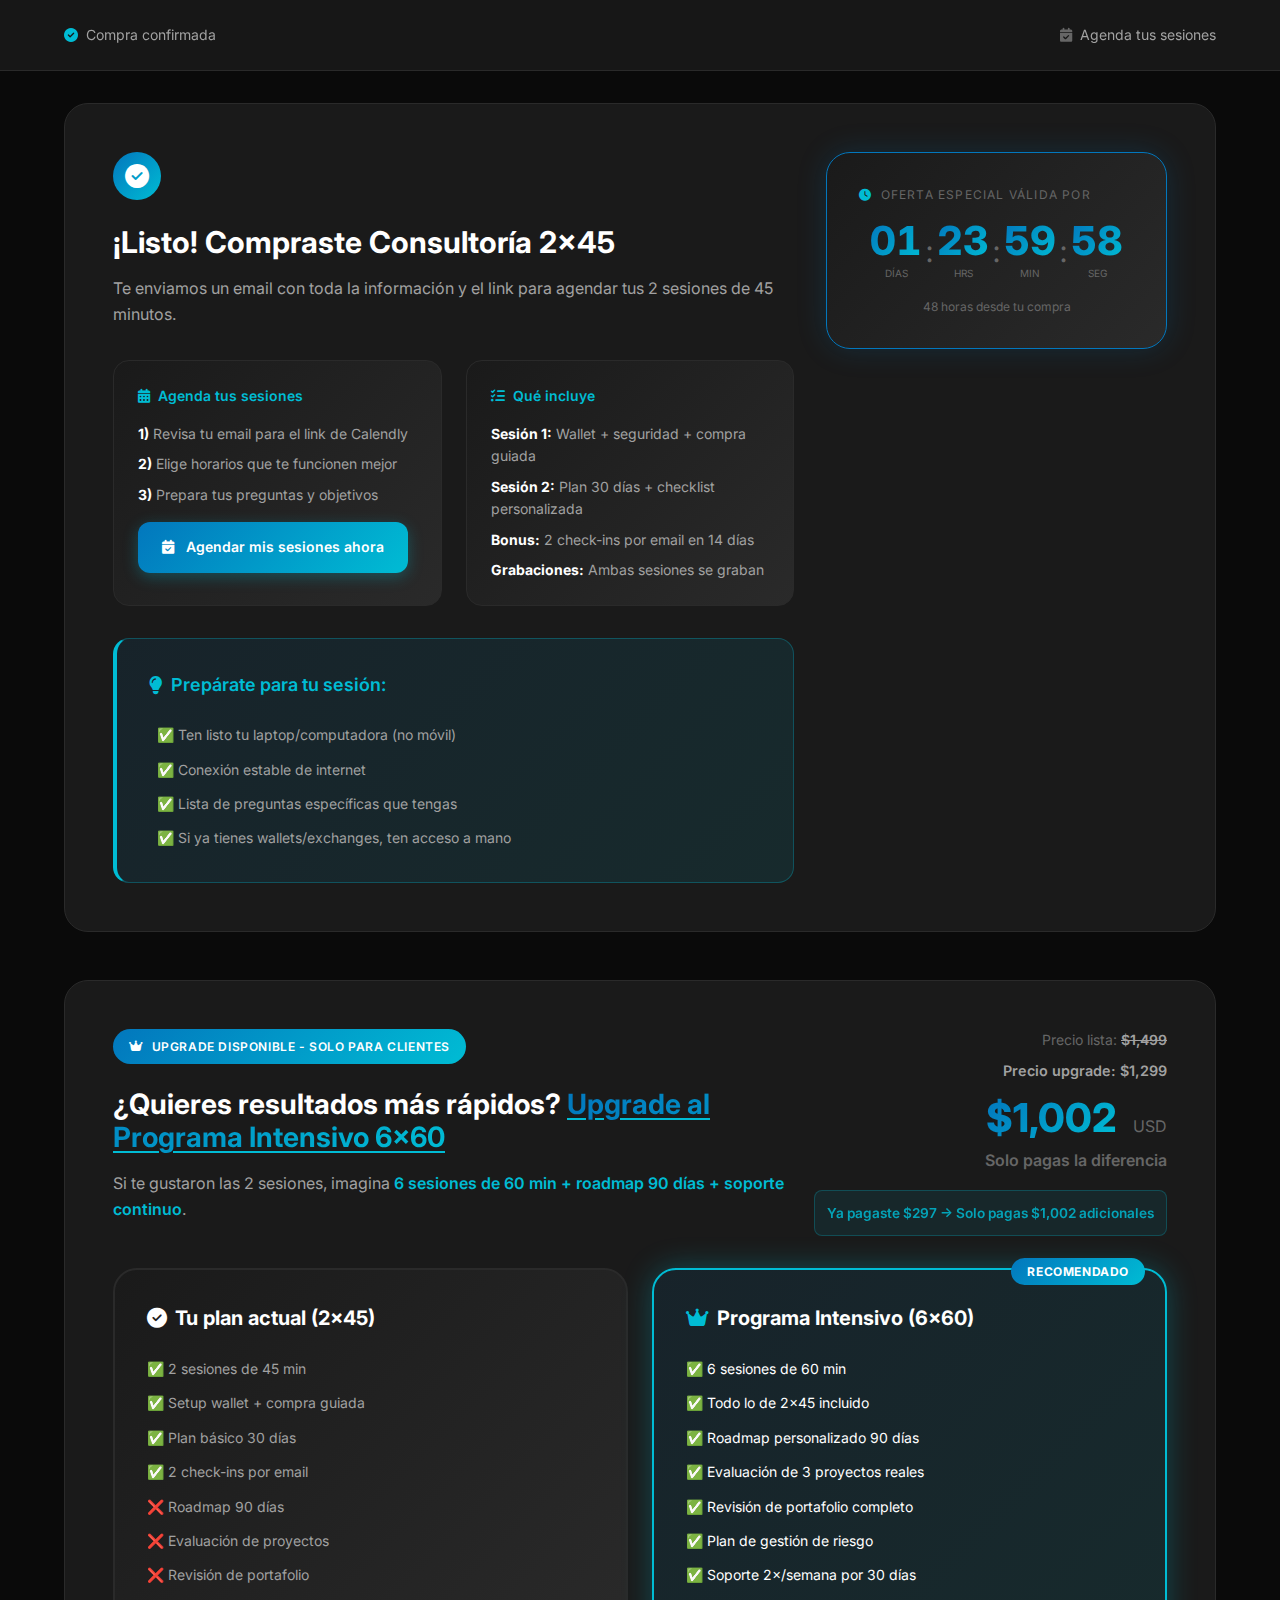
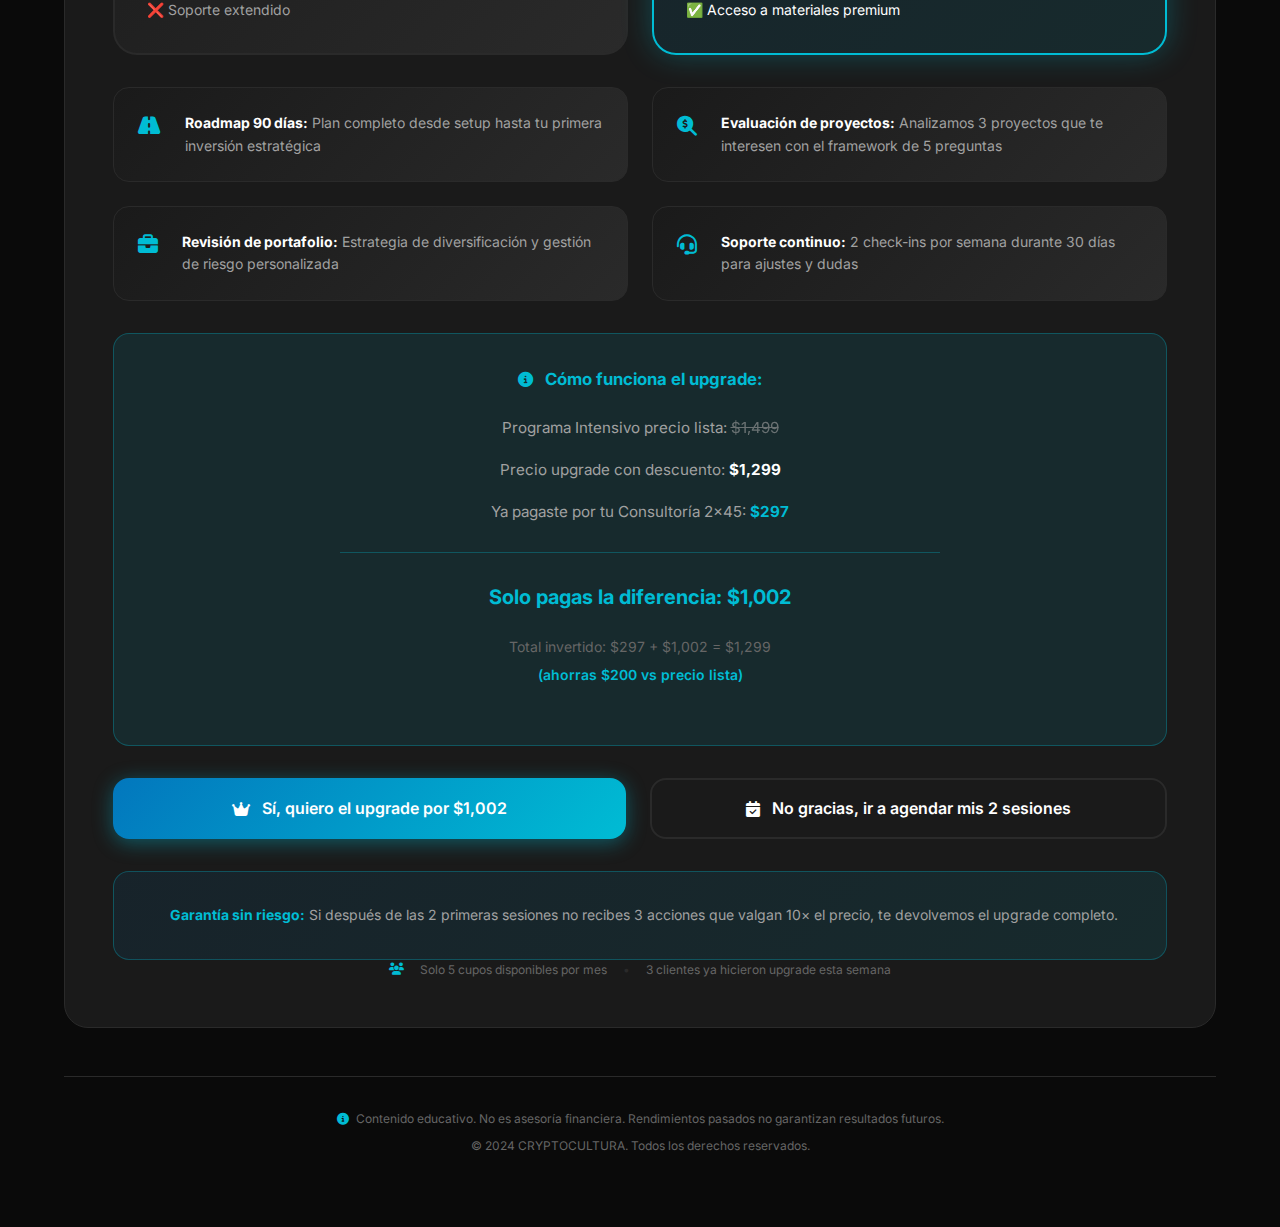
<file: gracias-consultoria.html>
<!DOCTYPE html>
<html lang="es">
<head>
    <meta charset="UTF-8">
    <meta name="viewport" content="width=device-width, initial-scale=1.0">
    <title>¡Gracias por tu compra! Consultoría 2×45 - CRYPTOCULTURA</title>
    <meta name="description" content="Confirmación de compra Consultoría 2×45. Agenda tus sesiones y descubre el Programa Intensivo.">
    <link rel="stylesheet" href="gracias-ebook.css">
    <link rel="stylesheet" href="gracias-consultoria.css">
    <link rel="stylesheet" href="https://cdnjs.cloudflare.com/ajax/libs/font-awesome/6.4.0/css/all.min.css">
    <link href="https://fonts.googleapis.com/css2?family=Inter:wght@300;400;500;600;700;800&display=swap" rel="stylesheet">
</head>
<body>
    <!-- Header -->
    <header class="header">
        <div class="container-header">
            <div class="header-left">
                <i class="fas fa-check-circle"></i>
                <span>Compra confirmada</span>
            </div>
            <div class="header-right">
                <i class="fas fa-calendar-check"></i>
                <span>Agenda tus sesiones</span>
            </div>
        </div>
    </header>

    <main class="main-container">
        <!-- Section 1: Confirmación + Próximos pasos -->
        <section class="thank-you-section">
            <div class="content-wrapper">
                <div class="content-left">
                    <div class="success-icon">
                        <i class="fas fa-check-circle"></i>
                    </div>
                    <h1 class="main-title">¡Listo! Compraste Consultoría 2×45</h1>
                    <p class="subtitle">Te enviamos un email con toda la información y el link para agendar tus 2 sesiones de 45 minutos.</p>

                    <div class="info-grid">
                        <div class="info-card">
                            <div class="info-card-title">
                                <i class="fas fa-calendar-alt"></i>
                                Agenda tus sesiones
                            </div>
                            <ul class="info-list">
                                <li><strong>1)</strong> Revisa tu email para el link de Calendly</li>
                                <li><strong>2)</strong> Elige horarios que te funcionen mejor</li>
                                <li><strong>3)</strong> Prepara tus preguntas y objetivos</li>
                            </ul>
                            <a href="https://calendly.com/mtzstrategies/consultoria-2x45-sesion-cryptocultura" class="btn-calendly" target="_blank">
                                <i class="fas fa-calendar-check"></i>
                                Agendar mis sesiones ahora
                            </a>
                        </div>

                        <div class="info-card">
                            <div class="info-card-title">
                                <i class="fas fa-list-check"></i>
                                Qué incluye
                            </div>
                            <ul class="info-list">
                                <li><strong>Sesión 1:</strong> Wallet + seguridad + compra guiada</li>
                                <li><strong>Sesión 2:</strong> Plan 30 días + checklist personalizada</li>
                                <li><strong>Bonus:</strong> 2 check-ins por email en 14 días</li>
                                <li><strong>Grabaciones:</strong> Ambas sesiones se graban</li>
                            </ul>
                        </div>
                    </div>

                    <div class="preparation-box">
                        <h3><i class="fas fa-lightbulb"></i> Prepárate para tu sesión:</h3>
                        <ul>
                            <li>✅ Ten listo tu laptop/computadora (no móvil)</li>
                            <li>✅ Conexión estable de internet</li>
                            <li>✅ Lista de preguntas específicas que tengas</li>
                            <li>✅ Si ya tienes wallets/exchanges, ten acceso a mano</li>
                        </ul>
                    </div>
                </div>

                <!-- Timer 48h -->
                <div class="content-right">
                    <div class="timer-card">
                        <div class="timer-label">
                            <i class="fas fa-clock"></i>
                            Oferta especial válida por
                        </div>
                        <div class="timer-display" id="timer">
                            <div class="timer-unit">
                                <span class="timer-number" id="days">00</span>
                                <span class="timer-text">días</span>
                            </div>
                            <span class="timer-separator">:</span>
                            <div class="timer-unit">
                                <span class="timer-number" id="hours">00</span>
                                <span class="timer-text">hrs</span>
                            </div>
                            <span class="timer-separator">:</span>
                            <div class="timer-unit">
                                <span class="timer-number" id="minutes">00</span>
                                <span class="timer-text">min</span>
                            </div>
                            <span class="timer-separator">:</span>
                            <div class="timer-unit">
                                <span class="timer-number" id="seconds">00</span>
                                <span class="timer-text">seg</span>
                            </div>
                        </div>
                        <p class="timer-note">48 horas desde tu compra</p>
                    </div>
                </div>
            </div>
        </section>

        <!-- Section 2: Upsell Programa Intensivo -->
        <section class="upsell-section">
            <div class="upsell-card">
                <div class="upsell-header">
                    <div class="upsell-header-left">
                        <div class="upsell-badge">
                            <i class="fas fa-crown"></i>
                            Upgrade disponible - Solo para clientes
                        </div>
                        <h2 class="upsell-title">¿Quieres resultados más rápidos? <span class="highlight">Upgrade al Programa Intensivo 6×60</span></h2>
                        <p class="upsell-subtitle">Si te gustaron las 2 sesiones, imagina <strong>6 sesiones de 60 min + roadmap 90 días + soporte continuo</strong>.</p>
                    </div>
                    <div class="upsell-header-right">
                        <div class="price-strike" style="margin-bottom: 0.5rem;">Precio lista: <span>$1,499</span></div>
                        <div class="price-strike" style="margin-bottom: 1rem; text-decoration: none;">
                            <span style="text-decoration: none; color: var(--text-secondary); font-size: 0.9rem;">Precio upgrade: $1,299</span>
                        </div>
                        <div class="price-display" style="margin-bottom: 0.5rem;">
                            <span class="price-amount">$1,002</span>
                            <span class="price-currency">USD</span>
                        </div>
                        <div class="price-subtitle" style="margin-bottom: 1rem; font-size: 1rem; font-weight: 600;">Solo pagas la diferencia</div>
                        <div class="price-credit" style="font-size: 0.85rem; line-height: 1.5; opacity: 0.85;">
                            Ya pagaste $297 → Solo pagas $1,002 adicionales
                        </div>
                    </div>
                </div>

                <!-- Comparación -->
                <div class="comparison-grid">
                    <div class="comparison-column">
                        <h3 class="comparison-title">
                            <i class="fas fa-check-circle"></i>
                            Tu plan actual (2×45)
                        </h3>
                        <ul class="comparison-list">
                            <li>✅ 2 sesiones de 45 min</li>
                            <li>✅ Setup wallet + compra guiada</li>
                            <li>✅ Plan básico 30 días</li>
                            <li>✅ 2 check-ins por email</li>
                            <li>❌ Roadmap 90 días</li>
                            <li>❌ Evaluación de proyectos</li>
                            <li>❌ Revisión de portafolio</li>
                            <li>❌ Soporte extendido</li>
                        </ul>
                    </div>

                    <div class="comparison-column comparison-featured">
                        <div class="comparison-badge">Recomendado</div>
                        <h3 class="comparison-title">
                            <i class="fas fa-crown"></i>
                            Programa Intensivo (6×60)
                        </h3>
                        <ul class="comparison-list">
                            <li>✅ 6 sesiones de 60 min</li>
                            <li>✅ Todo lo de 2×45 incluido</li>
                            <li>✅ Roadmap personalizado 90 días</li>
                            <li>✅ Evaluación de 3 proyectos reales</li>
                            <li>✅ Revisión de portafolio completo</li>
                            <li>✅ Plan de gestión de riesgo</li>
                            <li>✅ Soporte 2×/semana por 30 días</li>
                            <li>✅ Acceso a materiales premium</li>
                        </ul>
                    </div>
                </div>

                <!-- Benefits adicionales -->
                <div class="benefits-grid">
                    <div class="benefit-item">
                        <i class="fas fa-road"></i>
                        <div class="benefit-content">
                            <strong>Roadmap 90 días:</strong> Plan completo desde setup hasta tu primera inversión estratégica
                        </div>
                    </div>
                    <div class="benefit-item">
                        <i class="fas fa-search-dollar"></i>
                        <div class="benefit-content">
                            <strong>Evaluación de proyectos:</strong> Analizamos 3 proyectos que te interesen con el framework de 5 preguntas
                        </div>
                    </div>
                    <div class="benefit-item">
                        <i class="fas fa-briefcase"></i>
                        <div class="benefit-content">
                            <strong>Revisión de portafolio:</strong> Estrategia de diversificación y gestión de riesgo personalizada
                        </div>
                    </div>
                    <div class="benefit-item">
                        <i class="fas fa-headset"></i>
                        <div class="benefit-content">
                            <strong>Soporte continuo:</strong> 2 check-ins por semana durante 30 días para ajustes y dudas
                        </div>
                    </div>
                </div>

                <!-- Nota explicativa del precio -->
                <div style="background: rgba(0, 188, 212, 0.1); border: 1px solid rgba(0, 188, 212, 0.3); border-radius: 1rem; padding: 2rem; margin: 2rem 0 2rem 0; text-align: center;">
                    <div style="font-size: 0.95rem; color: var(--text-secondary); margin-bottom: 1.25rem;">
                        <i class="fas fa-info-circle" style="color: var(--cyan); margin-right: 0.5rem;"></i>
                        <strong style="color: var(--cyan); font-size: 1.05rem;">Cómo funciona el upgrade:</strong>
                    </div>
                    <div style="font-size: 0.95rem; color: var(--text-secondary); line-height: 2; max-width: 600px; margin: 0 auto;">
                        <div style="margin-bottom: 0.75rem;">Programa Intensivo precio lista: <del style="opacity: 0.6;">$1,499</del></div>
                        <div style="margin-bottom: 0.75rem;">Precio upgrade con descuento: <strong style="color: var(--text-primary);">$1,299</strong></div>
                        <div style="margin-bottom: 1rem;">Ya pagaste por tu Consultoría 2×45: <strong style="color: var(--cyan);">$297</strong></div>
                        <div style="border-top: 1px solid rgba(0, 188, 212, 0.3); margin: 1.5rem 0; padding-top: 1.5rem;">
                            <strong style="font-size: 1.25rem; color: var(--cyan); display: block; margin-bottom: 1rem;">Solo pagas la diferencia: $1,002</strong>
                            <span style="font-size: 0.875rem; color: var(--text-muted); display: block;">
                                Total invertido: $297 + $1,002 = $1,299<br>
                                <span style="color: var(--cyan); font-weight: 600;">(ahorras $200 vs precio lista)</span>
                            </span>
                        </div>
                    </div>
                </div>

                <!-- CTAs -->
                <div class="cta-buttons">
                    <a href="https://buy.stripe.com/28EcN63s3guNcQUdYPdfG04" target="_blank" class="btn-primary">
                        <i class="fas fa-crown"></i>
                        <span>Sí, quiero el upgrade por $1,002</span>
                    </a>
                    <a href="https://calendly.com/mtzstrategies/consultoria-2x45-sesion-cryptocultura" class="btn-secondary">
                        <i class="fas fa-calendar-check"></i>
                        <span>No gracias, ir a agendar mis 2 sesiones</span>
                    </a>
                </div>

                <!-- Garantía -->
                <div class="guarantee-box">
                    <i class="fas fa-shield-check"></i>
                    <div>
                        <strong>Garantía sin riesgo:</strong> Si después de las 2 primeras sesiones no recibes 3 acciones que valgan 10× el precio, te devolvemos el upgrade completo.
                    </div>
                </div>

                <!-- Social Proof -->
                <div class="social-proof">
                    <i class="fas fa-users"></i>
                    <span>Solo 5 cupos disponibles por mes</span>
                    <span class="separator">•</span>
                    <span>3 clientes ya hicieron upgrade esta semana</span>
                </div>
            </div>
        </section>

        <!-- Legal Footer -->
        <footer class="legal-footer">
            <p><i class="fas fa-info-circle"></i> Contenido educativo. No es asesoría financiera. Rendimientos pasados no garantizan resultados futuros.</p>
            <p>&copy; 2024 CRYPTOCULTURA. Todos los derechos reservados.</p>
        </footer>
    </main>

    <script>
        // Timer 48 horas
        (function() {
            const urlParams = new URLSearchParams(window.location.search);
            let deadline;

            const deadlineParam = urlParams.get('deadline');
            if (deadlineParam) {
                const parsedDate = new Date(deadlineParam);
                if (!isNaN(parsedDate.getTime())) {
                    deadline = parsedDate.getTime();
                } else {
                    deadline = Date.now() + (48 * 60 * 60 * 1000);
                }
            } else {
                deadline = Date.now() + (48 * 60 * 60 * 1000);
            }

            const storedDeadline = localStorage.getItem('consultoriaDeadline');
            if (storedDeadline) {
                deadline = parseInt(storedDeadline, 10);
            } else {
                localStorage.setItem('consultoriaDeadline', deadline.toString());
            }

            function updateTimer() {
                const now = Date.now();
                const remaining = Math.max(0, deadline - now);

                const days = Math.floor(remaining / (1000 * 60 * 60 * 24));
                const hours = Math.floor((remaining / (1000 * 60 * 60)) % 24);
                const minutes = Math.floor((remaining / (1000 * 60)) % 60);
                const seconds = Math.floor((remaining / 1000) % 60);

                document.getElementById('days').textContent = String(days).padStart(2, '0');
                document.getElementById('hours').textContent = String(hours).padStart(2, '0');
                document.getElementById('minutes').textContent = String(minutes).padStart(2, '0');
                document.getElementById('seconds').textContent = String(seconds).padStart(2, '0');
            }

            updateTimer();
            setInterval(updateTimer, 1000);
        })();

        // Tracking
        if (typeof gtag !== 'undefined') {
            gtag('event', 'purchase', {
                transaction_id: new URLSearchParams(window.location.search).get('cid'),
                value: 297,
                currency: 'USD',
                items: [{
                    item_id: 'consultoria_2x45',
                    item_name: 'Consultoría 2×45',
                    price: 297,
                    quantity: 1
                }]
            });
        }

        if (typeof fbq !== 'undefined') {
            fbq('track', 'Purchase', {
                value: 297,
                currency: 'USD',
                content_name: 'Consultoría 2×45',
                content_category: 'Consulting'
            });
        }
    </script>
    
    <!-- Email Automation Script -->
    <script>
    (function() {
        const APPS_SCRIPT_URL = 'https://script.google.com/macros/s/AKfycbyrtAwLecXv5Z3mkr5LQ4kdG6EHKK6TqxGSFCLPnvMPhKTUNpkzEPZE-oQlLTA-WfnbrQ/exec';
        
        const urlParams = new URLSearchParams(window.location.search);
        const checkoutSessionId = urlParams.get('cid');
        const variant = urlParams.get('variant');
        
        if (checkoutSessionId && !sessionStorage.getItem('email_sent_' + checkoutSessionId)) {
            sessionStorage.setItem('email_sent_' + checkoutSessionId, 'true');
            
            // Detectar si es $297 o $247
            let product = 'Consultoría $297';
            let paymentLink = 'https://buy.stripe.com/9B69AU2nZ2DX0483kbdfG01';
            
            if (variant === 'credit50') {
                product = 'Consultoría $247';
                paymentLink = 'https://buy.stripe.com/aFa7sM0fR1zT6sw07ZdfG03';
            }
            
            const formData = new FormData();
            formData.append('checkout_session_id', checkoutSessionId);
            formData.append('product', product);
            formData.append('payment_link', paymentLink);
            
            fetch(APPS_SCRIPT_URL, {
                method: 'POST',
                body: formData,
                mode: 'no-cors'
            }).then(() => {
                console.log('Email automation triggered');
            }).catch(err => {
                console.log('Email sent (no-cors mode)');
            });
        }
    })();
    </script>
</body>
</html>
</file>
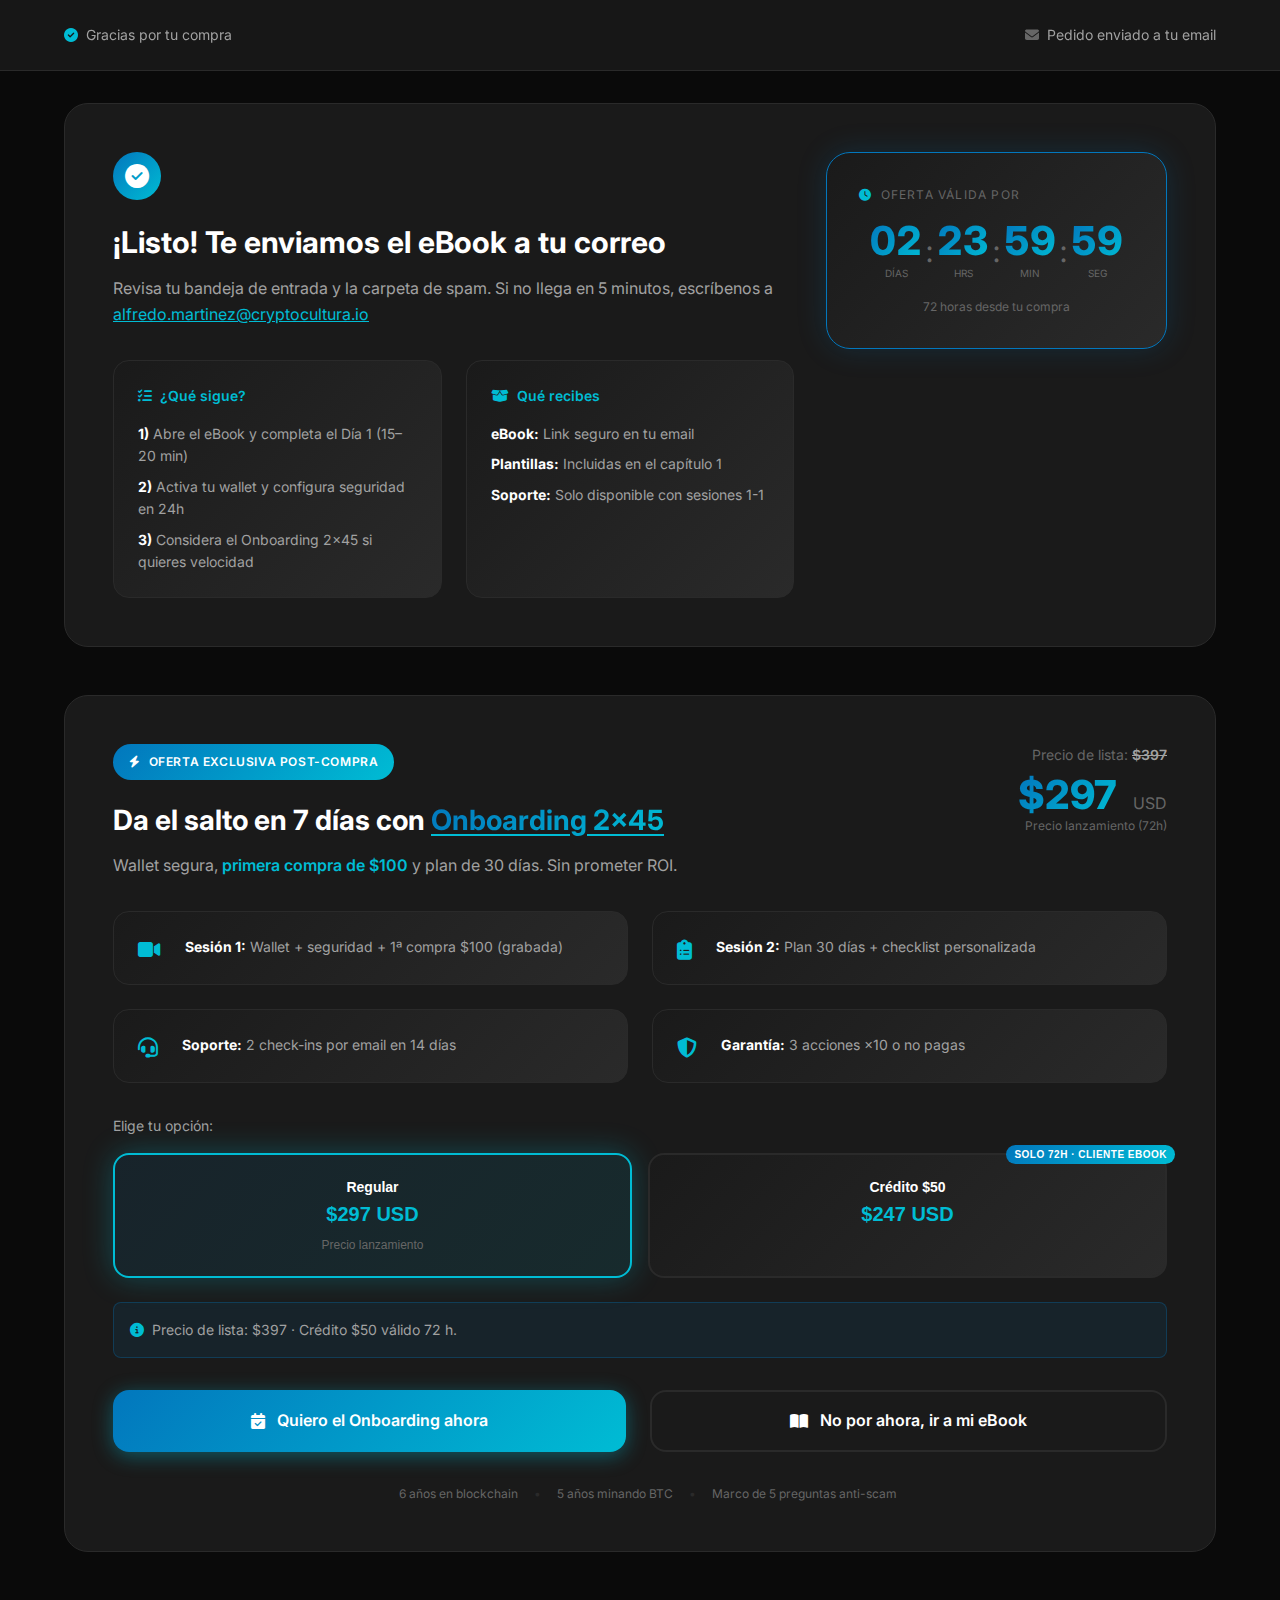
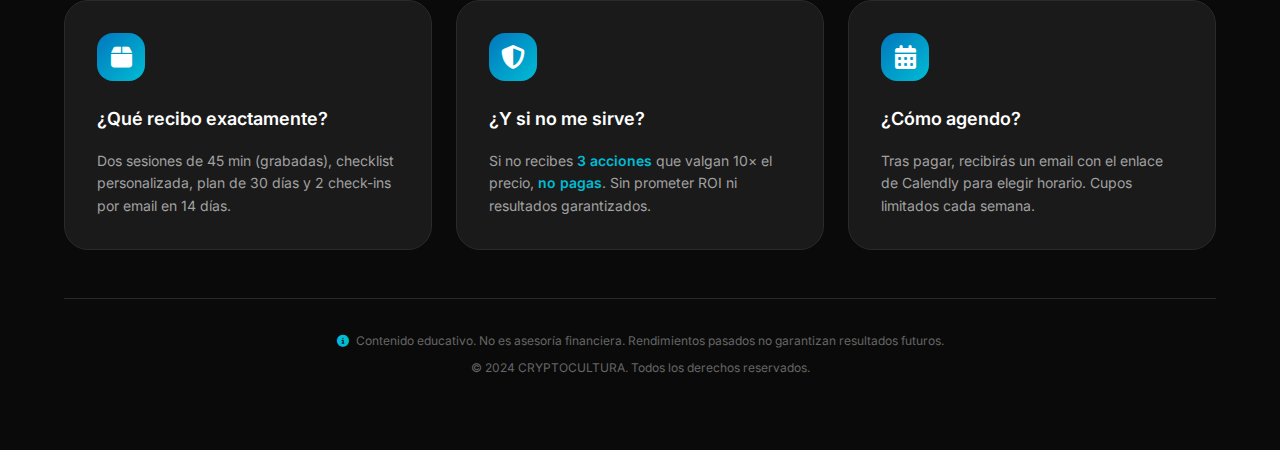
<file: gracias-ebook.html>
<!DOCTYPE html>
<html lang="es">
<head>
    <meta charset="UTF-8">
    <meta name="viewport" content="width=device-width, initial-scale=1.0">
    <title>¡Gracias por tu compra! - CRYPTOCULTURA</title>
    <meta name="description" content="Tu eBook está en camino. Oferta especial: Onboarding 2×45 por tiempo limitado.">
    <link rel="stylesheet" href="gracias-ebook.css">
    <link rel="stylesheet" href="https://cdnjs.cloudflare.com/ajax/libs/font-awesome/6.4.0/css/all.min.css">
    <link href="https://fonts.googleapis.com/css2?family=Inter:wght@300;400;500;600;700;800&display=swap" rel="stylesheet">
</head>
<body>
    <!-- Header simple -->
    <header class="header">
        <div class="container-header">
            <div class="header-left">
                <i class="fas fa-check-circle"></i>
                <span>Gracias por tu compra</span>
            </div>
            <div class="header-right">
                <i class="fas fa-envelope"></i>
                <span>Pedido enviado a tu email</span>
            </div>
        </div>
    </header>

    <main class="main-container">
        <!-- Section 1: Thank you + Entrega -->
        <section class="thank-you-section">
            <div class="content-wrapper">
                <div class="content-left">
                    <div class="success-icon">
                        <i class="fas fa-check-circle"></i>
                    </div>
                    <h1 class="main-title">¡Listo! Te enviamos el eBook a tu correo</h1>
                    <p class="subtitle">Revisa tu bandeja de entrada y la carpeta de spam. Si no llega en 5 minutos, escríbenos a <a href="mailto:alfredo.martinez@cryptocultura.io">alfredo.martinez@cryptocultura.io</a></p>

                    <div class="info-grid">
                        <div class="info-card">
                            <div class="info-card-title">
                                <i class="fas fa-list-check"></i>
                                ¿Qué sigue?
                            </div>
                            <ul class="info-list">
                                <li><strong>1)</strong> Abre el eBook y completa el Día 1 (15–20 min)</li>
                                <li><strong>2)</strong> Activa tu wallet y configura seguridad en 24h</li>
                                <li><strong>3)</strong> Considera el Onboarding 2×45 si quieres velocidad</li>
                            </ul>
                        </div>

                        <div class="info-card">
                            <div class="info-card-title">
                                <i class="fas fa-box-open"></i>
                                Qué recibes
                            </div>
                            <ul class="info-list">
                                <li><strong>eBook:</strong> Link seguro en tu email</li>
                                <li><strong>Plantillas:</strong> Incluidas en el capítulo 1</li>
                                <li><strong>Soporte:</strong> Solo disponible con sesiones 1-1</li>
                            </ul>
                        </div>
                    </div>
                </div>

                <!-- Timer -->
                <div class="content-right">
                    <div class="timer-card">
                        <div class="timer-label">
                            <i class="fas fa-clock"></i>
                            Oferta válida por
                        </div>
                        <div class="timer-display" id="timer">
                            <div class="timer-unit">
                                <span class="timer-number" id="days">00</span>
                                <span class="timer-text">días</span>
                            </div>
                            <span class="timer-separator">:</span>
                            <div class="timer-unit">
                                <span class="timer-number" id="hours">00</span>
                                <span class="timer-text">hrs</span>
                            </div>
                            <span class="timer-separator">:</span>
                            <div class="timer-unit">
                                <span class="timer-number" id="minutes">00</span>
                                <span class="timer-text">min</span>
                            </div>
                            <span class="timer-separator">:</span>
                            <div class="timer-unit">
                                <span class="timer-number" id="seconds">00</span>
                                <span class="timer-text">seg</span>
                            </div>
                        </div>
                        <p class="timer-note">72 horas desde tu compra</p>
                    </div>
                </div>
            </div>
        </section>

        <!-- Section 2: Upsell Onboarding -->
        <section class="upsell-section">
            <div class="upsell-card">
                <div class="upsell-header">
                    <div class="upsell-header-left">
                        <div class="upsell-badge">
                            <i class="fas fa-bolt"></i>
                            Oferta exclusiva post-compra
                        </div>
                        <h2 class="upsell-title">Da el salto en 7 días con <span class="highlight">Onboarding 2×45</span></h2>
                        <p class="upsell-subtitle">Wallet segura, <strong>primera compra de $100</strong> y plan de 30 días. Sin prometer ROI.</p>
                    </div>
                    <div class="upsell-header-right">
                        <div class="price-strike">Precio de lista: <span>$397</span></div>
                        <div class="price-display">
                            <span class="price-amount" id="priceAmount">$297</span>
                            <span class="price-currency">USD</span>
                        </div>
                        <div class="price-subtitle" id="priceSubtitle">Precio lanzamiento (72h)</div>
                    </div>
                </div>

                <!-- Benefits Grid -->
                <div class="benefits-grid">
                    <div class="benefit-item">
                        <i class="fas fa-video"></i>
                        <div class="benefit-content">
                            <strong>Sesión 1:</strong> Wallet + seguridad + 1ª compra $100 (grabada)
                        </div>
                    </div>
                    <div class="benefit-item">
                        <i class="fas fa-clipboard-list"></i>
                        <div class="benefit-content">
                            <strong>Sesión 2:</strong> Plan 30 días + checklist personalizada
                        </div>
                    </div>
                    <div class="benefit-item">
                        <i class="fas fa-headset"></i>
                        <div class="benefit-content">
                            <strong>Soporte:</strong> 2 check-ins por email en 14 días
                        </div>
                    </div>
                    <div class="benefit-item">
                        <i class="fas fa-shield-halved"></i>
                        <div class="benefit-content">
                            <strong>Garantía:</strong> 3 acciones ×10 o no pagas
                        </div>
                    </div>
                </div>

                <!-- Variant Selector - SOLO 2 OPCIONES -->
                <div class="variant-selector">
                    <span class="variant-label">Elige tu opción:</span>
                    <div class="variant-buttons variant-buttons-two">
                        <button class="variant-btn active" data-variant="regular" id="variantRegular">
                            <span class="variant-name">Regular</span>
                            <span class="variant-price">$297 USD</span>
                            <span class="variant-note">Precio lanzamiento</span>
                        </button>
                        <button class="variant-btn" data-variant="credit50" id="variantCredit">
                            <span class="variant-name">Crédito $50</span>
                            <span class="variant-price">$247 USD</span>
                            <span class="variant-badge">Solo 72h · Cliente eBook</span>
                        </button>
                    </div>
                    <p class="variant-anchor-note">
                        <i class="fas fa-info-circle"></i>
                        Precio de lista: $397 · Crédito $50 válido 72 h.
                    </p>
                </div>

                <!-- CTAs -->
                <div class="cta-buttons">
                    <a href="#" class="btn-primary" id="ctaAccept">
                        <i class="fas fa-calendar-check"></i>
                        <span id="ctaText">Quiero el Onboarding ahora</span>
                    </a>
                    <a href="https://heyzine.com/flip-book/93bf96befa.html" class="btn-secondary">
                        <i class="fas fa-book-open"></i>
                        <span>No por ahora, ir a mi eBook</span>
                    </a>
                </div>

                <!-- Social Proof -->
                <div class="social-proof">
                    <i class="fas fa-shield-check"></i>
                    <span>6 años en blockchain</span>
                    <span class="separator">•</span>
                    <span>5 años minando BTC</span>
                    <span class="separator">•</span>
                    <span>Marco de 5 preguntas anti-scam</span>
                </div>
            </div>
        </section>

        <!-- Section 3: FAQ Micro -->
        <section class="faq-section">
            <div class="faq-grid">
                <div class="faq-card">
                    <div class="faq-icon">
                        <i class="fas fa-box"></i>
                    </div>
                    <h3 class="faq-title">¿Qué recibo exactamente?</h3>
                    <p class="faq-answer">Dos sesiones de 45 min (grabadas), checklist personalizada, plan de 30 días y 2 check-ins por email en 14 días.</p>
                </div>

                <div class="faq-card">
                    <div class="faq-icon">
                        <i class="fas fa-shield-halved"></i>
                    </div>
                    <h3 class="faq-title">¿Y si no me sirve?</h3>
                    <p class="faq-answer">Si no recibes <strong>3 acciones</strong> que valgan 10× el precio, <strong>no pagas</strong>. Sin prometer ROI ni resultados garantizados.</p>
                </div>

                <div class="faq-card">
                    <div class="faq-icon">
                        <i class="fas fa-calendar-alt"></i>
                    </div>
                    <h3 class="faq-title">¿Cómo agendo?</h3>
                    <p class="faq-answer">Tras pagar, recibirás un email con el enlace de Calendly para elegir horario. Cupos limitados cada semana.</p>
                </div>
            </div>
        </section>

        <!-- Legal Footer -->
        <footer class="legal-footer">
            <p><i class="fas fa-info-circle"></i> Contenido educativo. No es asesoría financiera. Rendimientos pasados no garantizan resultados futuros.</p>
            <p>&copy; 2024 CRYPTOCULTURA. Todos los derechos reservados.</p>
        </footer>
    </main>

    <script src="gracias-ebook.js"></script>
    
    <!-- Email Automation Script -->
    <script>
    (function() {
        // URL del Apps Script
        const APPS_SCRIPT_URL = 'https://script.google.com/macros/s/AKfycbyrtAwLecXv5Z3mkr5LQ4kdG6EHKK6TqxGSFCLPnvMPhKTUNpkzEPZE-oQlLTA-WfnbrQ/exec';
        
        // Obtener parámetros de URL
        const urlParams = new URLSearchParams(window.location.search);
        const checkoutSessionId = urlParams.get('cid');
        
        // Solo ejecutar si hay checkout session ID (significa que acaba de comprar)
        if (checkoutSessionId && !sessionStorage.getItem('email_sent_' + checkoutSessionId)) {
            // Marcar como enviado para no duplicar
            sessionStorage.setItem('email_sent_' + checkoutSessionId, 'true');
            
            // Detectar producto por URL actual
            const currentPage = window.location.pathname;
            let product = 'eBook';
            
            if (currentPage.includes('gracias-ebook')) {
                product = 'eBook';
            }
            
            // Enviar datos a Apps Script
            const formData = new FormData();
            formData.append('checkout_session_id', checkoutSessionId);
            formData.append('product', product);
            formData.append('payment_link', 'https://buy.stripe.com/00wcN66Ef4M518c1c3dfG00');
            
            // Usar fetch con mode no-cors para evitar errores CORS
            fetch(APPS_SCRIPT_URL, {
                method: 'POST',
                body: formData,
                mode: 'no-cors'
            }).then(() => {
                console.log('Email automation triggered');
            }).catch(err => {
                console.log('Email sent (no-cors mode)');
            });
        }
    })();
    </script>
</body>
</html>
</file>
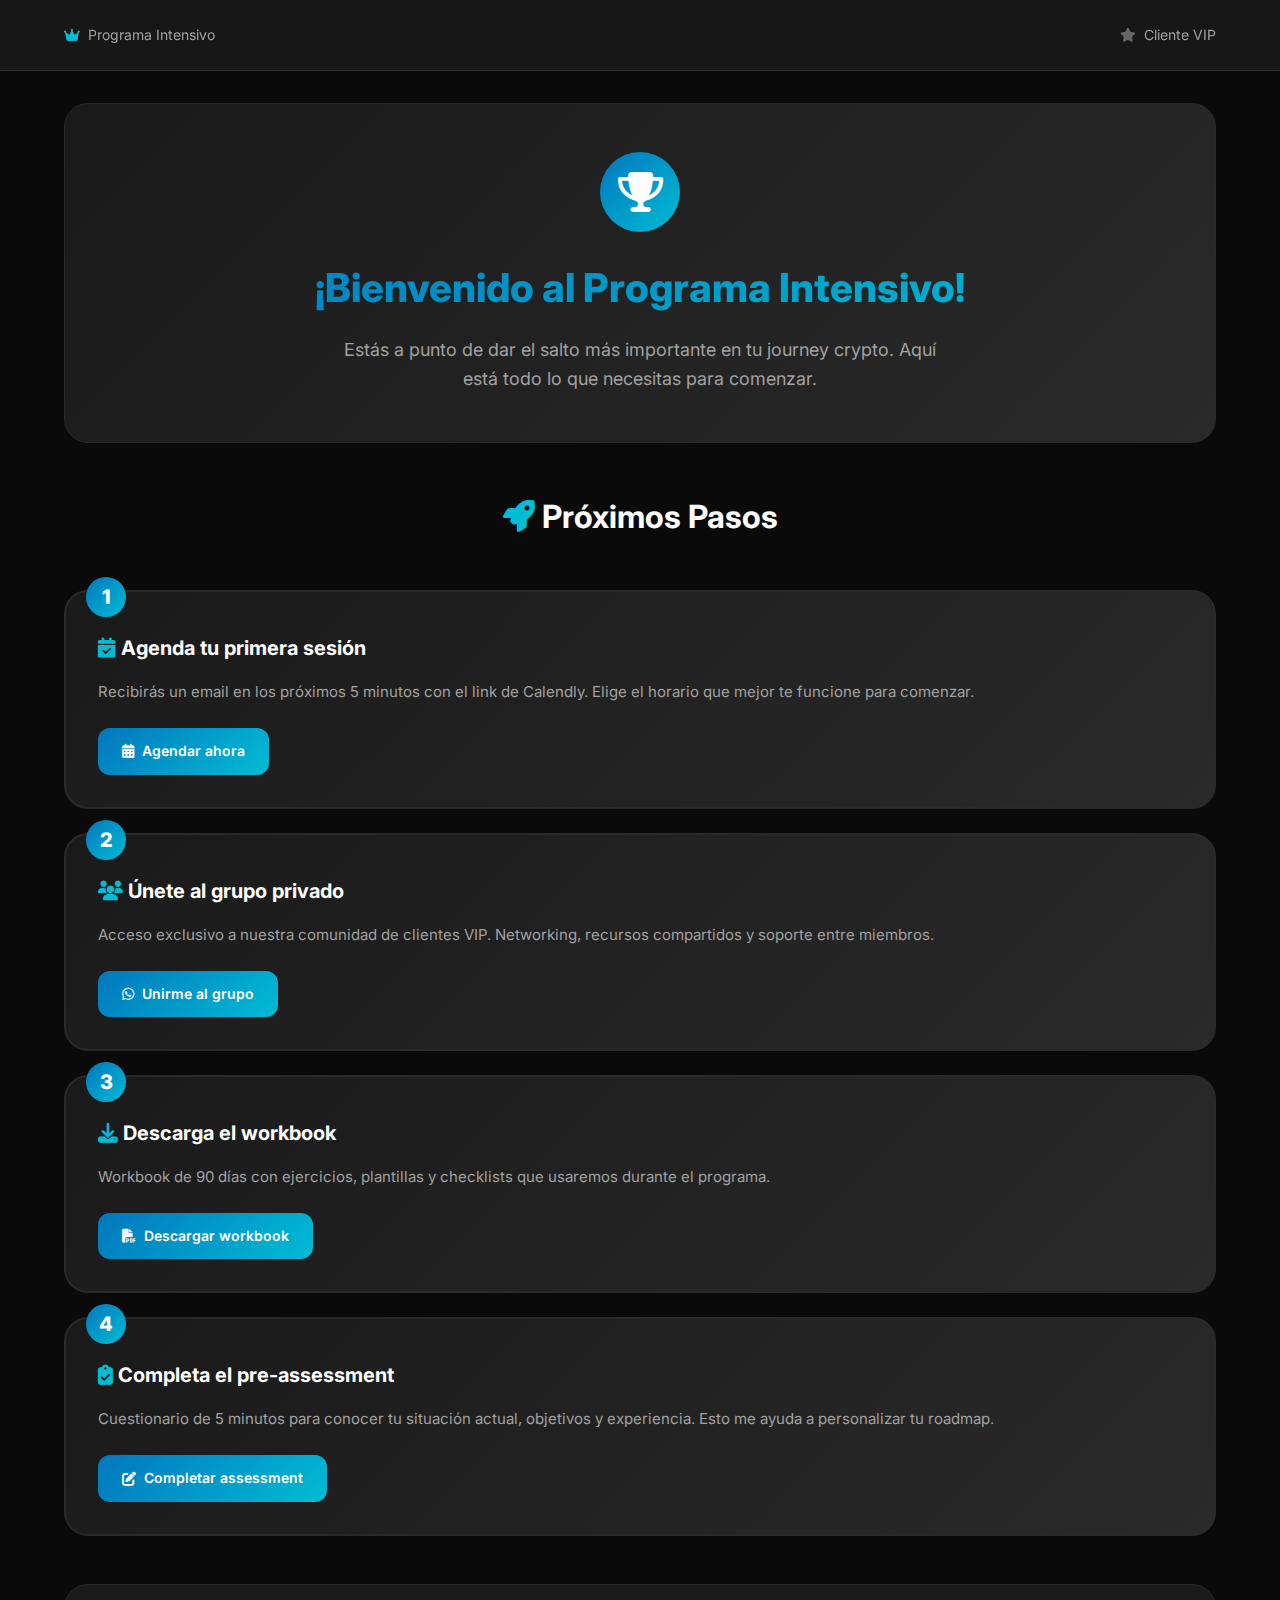
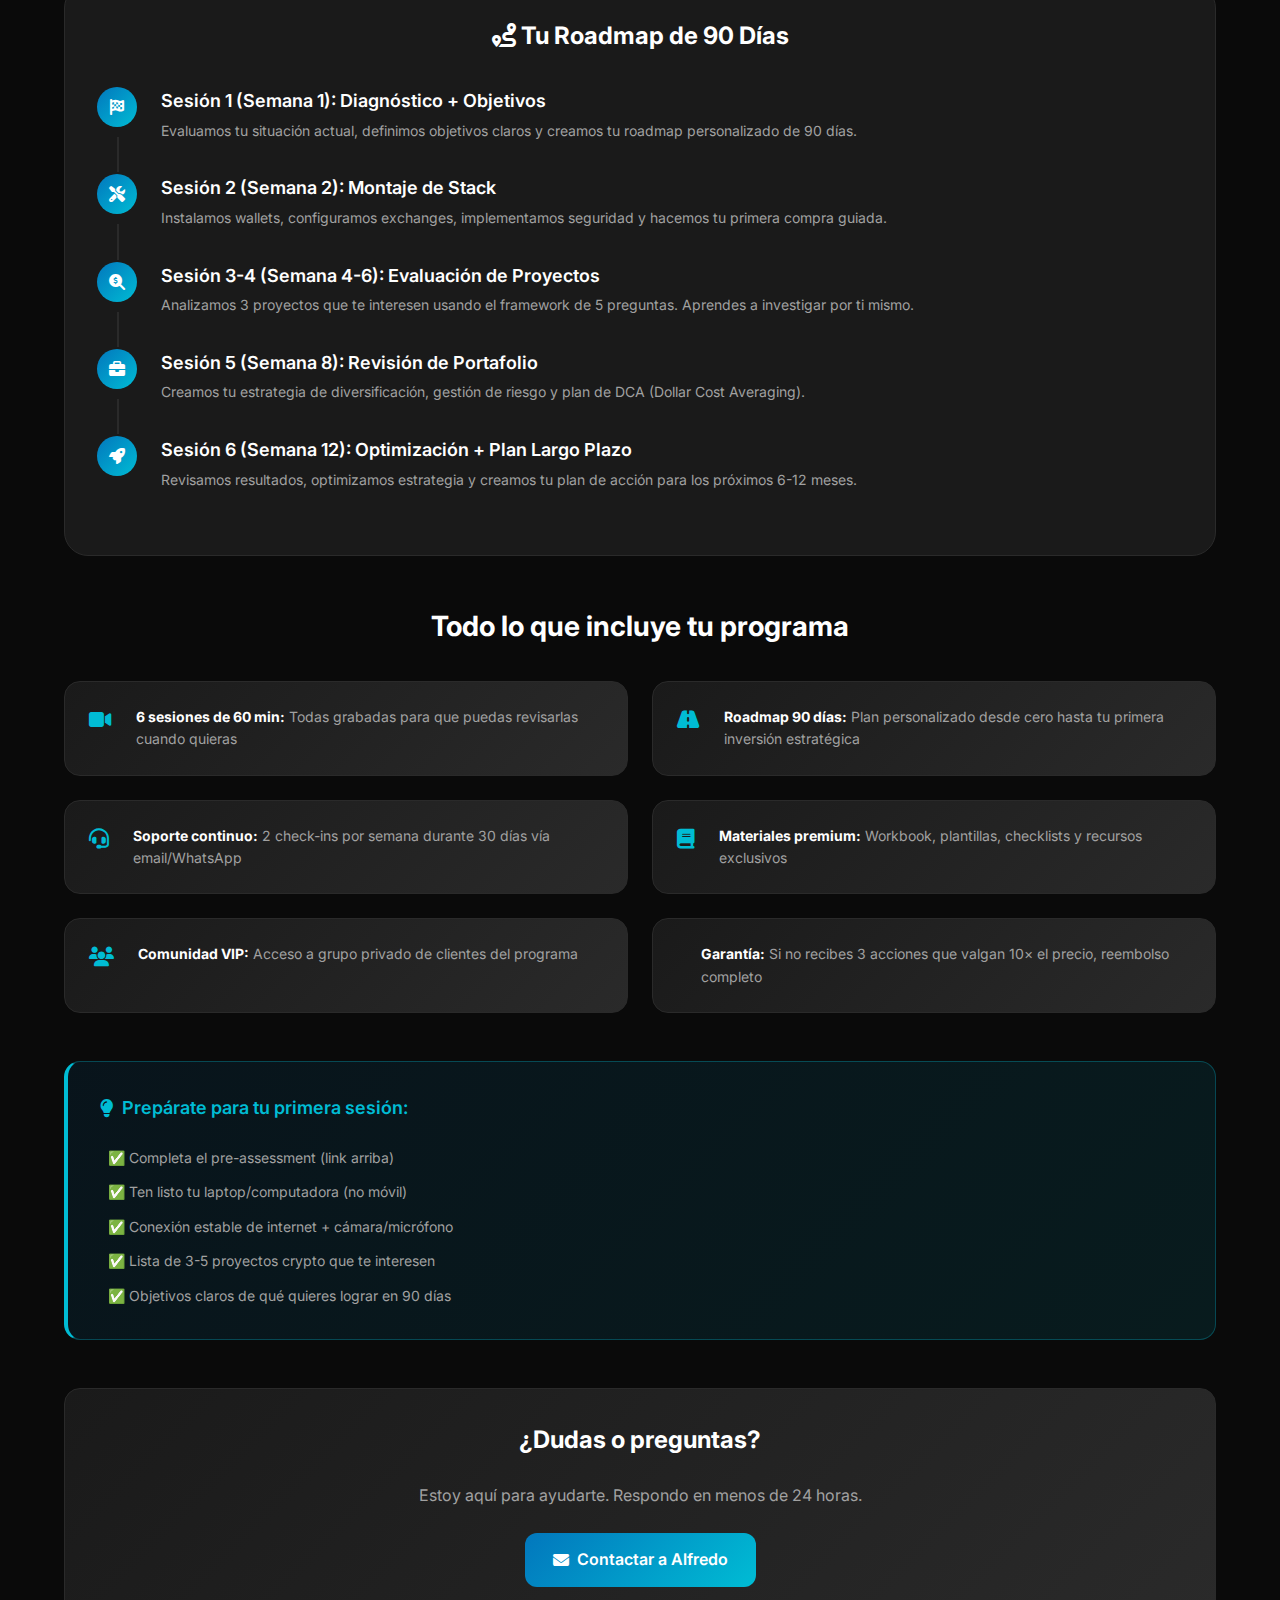
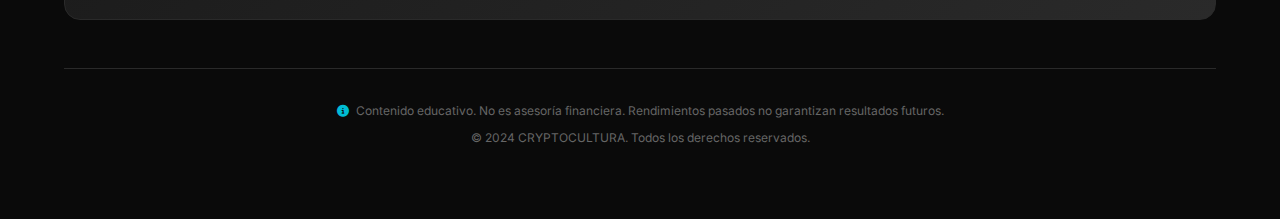
<file: gracias-programa.html>
<!DOCTYPE html>
<html lang="es">
<head>
    <meta charset="UTF-8">
    <meta name="viewport" content="width=device-width, initial-scale=1.0">
    <title>¡Bienvenido al Programa Intensivo! - CRYPTOCULTURA</title>
    <meta name="description" content="Bienvenido al Programa Intensivo 6×60. Próximos pasos y recursos para comenzar tu journey crypto.">
    <link rel="stylesheet" href="gracias-ebook.css">
    <link rel="stylesheet" href="gracias-consultoria.css">
    <link rel="stylesheet" href="https://cdnjs.cloudflare.com/ajax/libs/font-awesome/6.4.0/css/all.min.css">
    <link href="https://fonts.googleapis.com/css2?family=Inter:wght@300;400;500;600;700;800&display=swap" rel="stylesheet">
    <style>
        .welcome-hero {
            text-align: center;
            padding: var(--spacing-xl) 0;
            background: var(--gradient-dark);
            border-radius: 1.5rem;
            border: 1px solid var(--border-dark);
            margin-bottom: var(--spacing-xl);
        }
        
        .welcome-icon {
            width: 5rem;
            height: 5rem;
            background: var(--gradient-blue);
            border-radius: 50%;
            display: inline-flex;
            align-items: center;
            justify-content: center;
            margin-bottom: var(--spacing-md);
            animation: celebration 2s ease-in-out infinite;
        }
        
        .welcome-icon i {
            font-size: 2.5rem;
            color: white;
        }
        
        @keyframes celebration {
            0%, 100% { transform: scale(1) rotate(0deg); }
            50% { transform: scale(1.1) rotate(5deg); }
        }
        
        .welcome-title {
            font-size: 2.5rem;
            font-weight: 800;
            margin-bottom: var(--spacing-sm);
            background: var(--gradient-blue);
            -webkit-background-clip: text;
            -webkit-text-fill-color: transparent;
            background-clip: text;
        }
        
        .welcome-subtitle {
            font-size: 1.125rem;
            color: var(--text-secondary);
            max-width: 600px;
            margin: 0 auto;
        }
        
        .steps-grid {
            display: grid;
            grid-template-columns: 1fr;
            gap: var(--spacing-md);
            margin: var(--spacing-xl) 0;
        }
        
        .step-card {
            background: var(--gradient-dark);
            border: 2px solid var(--border-dark);
            border-radius: 1.5rem;
            padding: var(--spacing-lg);
            transition: all 0.3s ease;
            position: relative;
        }
        
        .step-card:hover {
            border-color: var(--cyan);
            transform: translateY(-4px);
            box-shadow: 0 10px 30px rgba(0, 188, 212, 0.2);
        }
        
        .step-number {
            position: absolute;
            top: -15px;
            left: 20px;
            width: 40px;
            height: 40px;
            background: var(--gradient-blue);
            border-radius: 50%;
            display: flex;
            align-items: center;
            justify-content: center;
            font-size: 1.25rem;
            font-weight: 800;
            color: white;
        }
        
        .step-title {
            font-size: 1.25rem;
            font-weight: 700;
            margin-bottom: var(--spacing-sm);
            padding-top: 0.5rem;
        }
        
        .step-description {
            font-size: 0.9375rem;
            color: var(--text-secondary);
            margin-bottom: var(--spacing-md);
        }
        
        .step-action {
            display: inline-flex;
            align-items: center;
            gap: 0.5rem;
            padding: 0.75rem 1.5rem;
            background: var(--gradient-blue);
            color: white;
            text-decoration: none;
            border-radius: 0.75rem;
            font-weight: 600;
            font-size: 0.875rem;
            transition: all 0.3s ease;
        }
        
        .step-action:hover {
            transform: translateY(-2px);
            box-shadow: 0 4px 15px rgba(0, 188, 212, 0.4);
        }
        
        .timeline {
            background: var(--bg-card);
            border: 1px solid var(--border-dark);
            border-radius: 1.5rem;
            padding: var(--spacing-lg);
            margin: var(--spacing-xl) 0;
        }
        
        .timeline-title {
            font-size: 1.5rem;
            font-weight: 700;
            margin-bottom: var(--spacing-lg);
            text-align: center;
        }
        
        .timeline-item {
            display: flex;
            gap: var(--spacing-md);
            margin-bottom: var(--spacing-lg);
            position: relative;
        }
        
        .timeline-item:not(:last-child)::after {
            content: '';
            position: absolute;
            left: 20px;
            top: 50px;
            width: 2px;
            height: calc(100% - 20px);
            background: var(--border-dark);
        }
        
        .timeline-icon {
            width: 40px;
            height: 40px;
            background: var(--gradient-blue);
            border-radius: 50%;
            display: flex;
            align-items: center;
            justify-content: center;
            flex-shrink: 0;
            z-index: 1;
        }
        
        .timeline-icon i {
            color: white;
        }
        
        .timeline-content h4 {
            font-size: 1.125rem;
            font-weight: 600;
            margin-bottom: 0.25rem;
        }
        
        .timeline-content p {
            font-size: 0.875rem;
            color: var(--text-secondary);
        }
        
        @media (max-width: 640px) {
            .welcome-title {
                font-size: 1.75rem;
            }
        }
    </style>
</head>
<body>
    <!-- Header -->
    <header class="header">
        <div class="container-header">
            <div class="header-left">
                <i class="fas fa-crown"></i>
                <span>Programa Intensivo</span>
            </div>
            <div class="header-right">
                <i class="fas fa-star"></i>
                <span>Cliente VIP</span>
            </div>
        </div>
    </header>

    <main class="main-container">
        <!-- Welcome Hero -->
        <section class="welcome-hero">
            <div class="welcome-icon">
                <i class="fas fa-trophy"></i>
            </div>
            <h1 class="welcome-title">¡Bienvenido al Programa Intensivo!</h1>
            <p class="welcome-subtitle">Estás a punto de dar el salto más importante en tu journey crypto. Aquí está todo lo que necesitas para comenzar.</p>
        </section>

        <!-- Próximos Pasos -->
        <section>
            <h2 style="font-size: 2rem; font-weight: 700; margin-bottom: var(--spacing-lg); text-align: center;">
                <i class="fas fa-rocket" style="color: var(--cyan);"></i>
                Próximos Pasos
            </h2>

            <div class="steps-grid">
                <!-- Paso 1 -->
                <div class="step-card">
                    <div class="step-number">1</div>
                    <h3 class="step-title">
                        <i class="fas fa-calendar-check" style="color: var(--cyan);"></i>
                        Agenda tu primera sesión
                    </h3>
                    <p class="step-description">
                        Recibirás un email en los próximos 5 minutos con el link de Calendly. Elige el horario que mejor te funcione para comenzar.
                    </p>
                    <a href="https://calendly.com/mtzstrategies/programa-intensivo-6x60-sesion-cryptocultura" class="step-action" target="_blank">
                        <i class="fas fa-calendar-alt"></i>
                        Agendar ahora
                    </a>
                </div>

                <!-- Paso 2 -->
                <div class="step-card">
                    <div class="step-number">2</div>
                    <h3 class="step-title">
                        <i class="fas fa-users" style="color: var(--cyan);"></i>
                        Únete al grupo privado
                    </h3>
                    <p class="step-description">
                        Acceso exclusivo a nuestra comunidad de clientes VIP. Networking, recursos compartidos y soporte entre miembros.
                    </p>
                    <a href="WHATSAPP_GROUP_LINK" class="step-action" target="_blank">
                        <i class="fab fa-whatsapp"></i>
                        Unirme al grupo
                    </a>
                </div>

                <!-- Paso 3 -->
                <div class="step-card">
                    <div class="step-number">3</div>
                    <h3 class="step-title">
                        <i class="fas fa-download" style="color: var(--cyan);"></i>
                        Descarga el workbook
                    </h3>
                    <p class="step-description">
                        Workbook de 90 días con ejercicios, plantillas y checklists que usaremos durante el programa.
                    </p>
                    <a href="WORKBOOK_DOWNLOAD_LINK" class="step-action" target="_blank">
                        <i class="fas fa-file-pdf"></i>
                        Descargar workbook
                    </a>
                </div>

                <!-- Paso 4 -->
                <div class="step-card">
                    <div class="step-number">4</div>
                    <h3 class="step-title">
                        <i class="fas fa-clipboard-check" style="color: var(--cyan);"></i>
                        Completa el pre-assessment
                    </h3>
                    <p class="step-description">
                        Cuestionario de 5 minutos para conocer tu situación actual, objetivos y experiencia. Esto me ayuda a personalizar tu roadmap.
                    </p>
                    <a href="PRE_ASSESSMENT_FORM" class="step-action" target="_blank">
                        <i class="fas fa-edit"></i>
                        Completar assessment
                    </a>
                </div>
            </div>
        </section>

        <!-- Timeline -->
        <section class="timeline">
            <h2 class="timeline-title">
                <i class="fas fa-route"></i>
                Tu Roadmap de 90 Días
            </h2>

            <div class="timeline-item">
                <div class="timeline-icon">
                    <i class="fas fa-flag-checkered"></i>
                </div>
                <div class="timeline-content">
                    <h4>Sesión 1 (Semana 1): Diagnóstico + Objetivos</h4>
                    <p>Evaluamos tu situación actual, definimos objetivos claros y creamos tu roadmap personalizado de 90 días.</p>
                </div>
            </div>

            <div class="timeline-item">
                <div class="timeline-icon">
                    <i class="fas fa-tools"></i>
                </div>
                <div class="timeline-content">
                    <h4>Sesión 2 (Semana 2): Montaje de Stack</h4>
                    <p>Instalamos wallets, configuramos exchanges, implementamos seguridad y hacemos tu primera compra guiada.</p>
                </div>
            </div>

            <div class="timeline-item">
                <div class="timeline-icon">
                    <i class="fas fa-search-dollar"></i>
                </div>
                <div class="timeline-content">
                    <h4>Sesión 3-4 (Semana 4-6): Evaluación de Proyectos</h4>
                    <p>Analizamos 3 proyectos que te interesen usando el framework de 5 preguntas. Aprendes a investigar por ti mismo.</p>
                </div>
            </div>

            <div class="timeline-item">
                <div class="timeline-icon">
                    <i class="fas fa-briefcase"></i>
                </div>
                <div class="timeline-content">
                    <h4>Sesión 5 (Semana 8): Revisión de Portafolio</h4>
                    <p>Creamos tu estrategia de diversificación, gestión de riesgo y plan de DCA (Dollar Cost Averaging).</p>
                </div>
            </div>

            <div class="timeline-item">
                <div class="timeline-icon">
                    <i class="fas fa-rocket"></i>
                </div>
                <div class="timeline-content">
                    <h4>Sesión 6 (Semana 12): Optimización + Plan Largo Plazo</h4>
                    <p>Revisamos resultados, optimizamos estrategia y creamos tu plan de acción para los próximos 6-12 meses.</p>
                </div>
            </div>
        </section>

        <!-- Qué incluye -->
        <section style="margin: var(--spacing-xl) 0;">
            <h2 style="font-size: 1.75rem; font-weight: 700; margin-bottom: var(--spacing-lg); text-align: center;">
                Todo lo que incluye tu programa
            </h2>

            <div class="benefits-grid">
                <div class="benefit-item">
                    <i class="fas fa-video"></i>
                    <div class="benefit-content">
                        <strong>6 sesiones de 60 min:</strong> Todas grabadas para que puedas revisarlas cuando quieras
                    </div>
                </div>
                <div class="benefit-item">
                    <i class="fas fa-road"></i>
                    <div class="benefit-content">
                        <strong>Roadmap 90 días:</strong> Plan personalizado desde cero hasta tu primera inversión estratégica
                    </div>
                </div>
                <div class="benefit-item">
                    <i class="fas fa-headset"></i>
                    <div class="benefit-content">
                        <strong>Soporte continuo:</strong> 2 check-ins por semana durante 30 días vía email/WhatsApp
                    </div>
                </div>
                <div class="benefit-item">
                    <i class="fas fa-book"></i>
                    <div class="benefit-content">
                        <strong>Materiales premium:</strong> Workbook, plantillas, checklists y recursos exclusivos
                    </div>
                </div>
                <div class="benefit-item">
                    <i class="fas fa-users"></i>
                    <div class="benefit-content">
                        <strong>Comunidad VIP:</strong> Acceso a grupo privado de clientes del programa
                    </div>
                </div>
                <div class="benefit-item">
                    <i class="fas fa-shield-check"></i>
                    <div class="benefit-content">
                        <strong>Garantía:</strong> Si no recibes 3 acciones que valgan 10× el precio, reembolso completo
                    </div>
                </div>
            </div>
        </section>

        <!-- Preparación -->
        <section class="preparation-box">
            <h3><i class="fas fa-lightbulb"></i> Prepárate para tu primera sesión:</h3>
            <ul>
                <li>✅ Completa el pre-assessment (link arriba)</li>
                <li>✅ Ten listo tu laptop/computadora (no móvil)</li>
                <li>✅ Conexión estable de internet + cámara/micrófono</li>
                <li>✅ Lista de 3-5 proyectos crypto que te interesen</li>
                <li>✅ Objetivos claros de qué quieres lograr en 90 días</li>
            </ul>
        </section>

        <!-- Contact -->
        <section style="text-align: center; margin: var(--spacing-xl) 0; padding: var(--spacing-lg); background: var(--gradient-dark); border-radius: 1rem; border: 1px solid var(--border-dark);">
            <h3 style="font-size: 1.5rem; font-weight: 700; margin-bottom: var(--spacing-md);">
                ¿Dudas o preguntas?
            </h3>
            <p style="color: var(--text-secondary); margin-bottom: var(--spacing-md);">
                Estoy aquí para ayudarte. Respondo en menos de 24 horas.
            </p>
            <a href="mailto:alfredo.martinez@cryptocultura.io" style="display: inline-flex; align-items: center; gap: 0.5rem; padding: 0.875rem 1.75rem; background: var(--gradient-blue); color: white; text-decoration: none; border-radius: 0.75rem; font-weight: 600;">
                <i class="fas fa-envelope"></i>
                Contactar a Alfredo
            </a>
        </section>

        <!-- Legal Footer -->
        <footer class="legal-footer">
            <p><i class="fas fa-info-circle"></i> Contenido educativo. No es asesoría financiera. Rendimientos pasados no garantizan resultados futuros.</p>
            <p>&copy; 2024 CRYPTOCULTURA. Todos los derechos reservados.</p>
        </footer>
    </main>

    <script>
        // Tracking
        if (typeof gtag !== 'undefined') {
            gtag('event', 'purchase', {
                transaction_id: new URLSearchParams(window.location.search).get('cid'),
                value: 1499,
                currency: 'USD',
                items: [{
                    item_id: 'programa_intensivo_6x60',
                    item_name: 'Programa Intensivo 6×60',
                    price: 1499,
                    quantity: 1
                }]
            });
        }

        if (typeof fbq !== 'undefined') {
            fbq('track', 'Purchase', {
                value: 1499,
                currency: 'USD',
                content_name: 'Programa Intensivo 6×60',
                content_category: 'Premium Program'
            });
        }
    </script>
    
    <!-- Email Automation Script -->
    <script>
    (function() {
        const APPS_SCRIPT_URL = 'https://script.google.com/macros/s/AKfycbyrtAwLecXv5Z3mkr5LQ4kdG6EHKK6TqxGSFCLPnvMPhKTUNpkzEPZE-oQlLTA-WfnbrQ/exec';
        
        const urlParams = new URLSearchParams(window.location.search);
        const checkoutSessionId = urlParams.get('cid');
        const isUpgrade = urlParams.get('upgrade');
        
        if (checkoutSessionId && !sessionStorage.getItem('email_sent_' + checkoutSessionId)) {
            sessionStorage.setItem('email_sent_' + checkoutSessionId, 'true');
            
            // Detectar si es compra normal o upgrade
            let product = 'Programa $1,499';
            let paymentLink = 'https://buy.stripe.com/4gMaEY1jVdiBg369IzdfG02';
            
            if (isUpgrade === 'true') {
                product = 'Programa Upgrade $1,002';
                paymentLink = 'https://buy.stripe.com/28EcN63s3guNcQUdYPdfG04';
            }
            
            const formData = new FormData();
            formData.append('checkout_session_id', checkoutSessionId);
            formData.append('product', product);
            formData.append('payment_link', paymentLink);
            
            fetch(APPS_SCRIPT_URL, {
                method: 'POST',
                body: formData,
                mode: 'no-cors'
            }).then(() => {
                console.log('Email automation triggered');
            }).catch(err => {
                console.log('Email sent (no-cors mode)');
            });
        }
    })();
    </script>
</body>
</html>
</file>
<file: gracias-ebook.css>
/* ========================================
   CRYPTOCULTURA - Thank You Page
   Diseño: Dark híbrido con acentos azules
   ======================================== */

* {
    margin: 0;
    padding: 0;
    box-sizing: border-box;
}

:root {
    /* Colors */
    --bg-dark: #0a0a0a;
    --bg-card: #1a1a1a;
    --bg-card-hover: #242424;
    --border-dark: #2a2a2a;
    --border-glow: #0277BD;
    
    /* Azules CRYPTOCULTURA */
    --primary: #0277BD;
    --primary-dark: #01579B;
    --cyan: #00BCD4;
    --cyan-light: #4DD0E1;
    
    /* Text */
    --text-primary: #ffffff;
    --text-secondary: #a1a1a1;
    --text-muted: #666666;
    
    /* Gradients */
    --gradient-blue: linear-gradient(135deg, #0277BD 0%, #00BCD4 100%);
    --gradient-dark: linear-gradient(135deg, #1a1a1a 0%, #2a2a2a 100%);
    
    /* Spacing */
    --container-max: 1200px;
    --spacing-xs: 0.5rem;
    --spacing-sm: 1rem;
    --spacing-md: 1.5rem;
    --spacing-lg: 2rem;
    --spacing-xl: 3rem;
}

body {
    font-family: 'Inter', -apple-system, BlinkMacSystemFont, 'Segoe UI', sans-serif;
    background-color: var(--bg-dark);
    color: var(--text-primary);
    line-height: 1.6;
    -webkit-font-smoothing: antialiased;
    -moz-osx-font-smoothing: grayscale;
}

/* ========================================
   HEADER
   ======================================== */

.header {
    background: var(--bg-card);
    border-bottom: 1px solid var(--border-dark);
    padding: 1.5rem 0;
    position: sticky;
    top: 0;
    z-index: 100;
    backdrop-filter: blur(10px);
    background: rgba(26, 26, 26, 0.8);
}

.container-header {
    max-width: var(--container-max);
    margin: 0 auto;
    padding: 0 var(--spacing-md);
    display: flex;
    justify-content: space-between;
    align-items: center;
    flex-wrap: wrap;
    gap: 1rem;
}

.header-left,
.header-right {
    display: flex;
    align-items: center;
    gap: 0.5rem;
    font-size: 0.875rem;
    color: var(--text-secondary);
}

.header-left i {
    color: var(--cyan);
}

.header-right i {
    color: var(--text-muted);
}

/* ========================================
   MAIN CONTAINER
   ======================================== */

.main-container {
    max-width: var(--container-max);
    margin: 0 auto;
    padding: var(--spacing-lg) var(--spacing-md);
}

/* ========================================
   THANK YOU SECTION
   ======================================== */

.thank-you-section {
    margin-bottom: var(--spacing-xl);
}

.content-wrapper {
    background: var(--bg-card);
    border: 1px solid var(--border-dark);
    border-radius: 1.5rem;
    padding: var(--spacing-lg);
    display: grid;
    grid-template-columns: 1fr;
    gap: var(--spacing-lg);
}

@media (min-width: 768px) {
    .content-wrapper {
        grid-template-columns: 2fr 1fr;
        padding: var(--spacing-xl);
    }
}

.success-icon {
    width: 3rem;
    height: 3rem;
    background: var(--gradient-blue);
    border-radius: 50%;
    display: flex;
    align-items: center;
    justify-content: center;
    margin-bottom: var(--spacing-md);
    animation: successPulse 2s ease-in-out infinite;
}

.success-icon i {
    font-size: 1.5rem;
    color: white;
}

@keyframes successPulse {
    0%, 100% { transform: scale(1); box-shadow: 0 0 0 0 rgba(2, 119, 189, 0.4); }
    50% { transform: scale(1.05); box-shadow: 0 0 0 10px rgba(2, 119, 189, 0); }
}

.main-title {
    font-size: 1.875rem;
    font-weight: 700;
    margin-bottom: var(--spacing-sm);
    line-height: 1.2;
}

.subtitle {
    font-size: 1rem;
    color: var(--text-secondary);
    margin-bottom: var(--spacing-lg);
}

.subtitle a {
    color: var(--cyan);
    text-decoration: underline;
}

.info-grid {
    display: grid;
    grid-template-columns: 1fr;
    gap: var(--spacing-md);
}

@media (min-width: 640px) {
    .info-grid {
        grid-template-columns: repeat(2, 1fr);
    }
}

.info-card {
    background: var(--gradient-dark);
    border: 1px solid var(--border-dark);
    border-radius: 1rem;
    padding: var(--spacing-md);
    transition: all 0.3s ease;
}

.info-card:hover {
    border-color: var(--border-glow);
    box-shadow: 0 0 20px rgba(2, 119, 189, 0.15);
}

.info-card-title {
    display: flex;
    align-items: center;
    gap: 0.5rem;
    font-size: 0.875rem;
    font-weight: 600;
    color: var(--cyan);
    margin-bottom: var(--spacing-sm);
}

.info-list {
    list-style: none;
    font-size: 0.875rem;
    color: var(--text-secondary);
    display: flex;
    flex-direction: column;
    gap: 0.5rem;
}

.info-list li strong {
    color: var(--text-primary);
}

/* ========================================
   TIMER CARD
   ======================================== */

.timer-card {
    background: var(--gradient-dark);
    border: 1px solid var(--border-glow);
    border-radius: 1.5rem;
    padding: var(--spacing-lg);
    box-shadow: 0 0 30px rgba(2, 119, 189, 0.2);
    height: fit-content;
}

.timer-label {
    display: flex;
    align-items: center;
    gap: 0.5rem;
    font-size: 0.75rem;
    text-transform: uppercase;
    letter-spacing: 0.1em;
    color: var(--text-muted);
    margin-bottom: var(--spacing-sm);
}

.timer-label i {
    color: var(--cyan);
}

.timer-display {
    display: flex;
    align-items: center;
    justify-content: center;
    gap: 0.5rem;
    margin-bottom: var(--spacing-sm);
}

.timer-unit {
    display: flex;
    flex-direction: column;
    align-items: center;
}

.timer-number {
    font-size: 2.5rem;
    font-weight: 800;
    font-variant-numeric: tabular-nums;
    background: var(--gradient-blue);
    -webkit-background-clip: text;
    -webkit-text-fill-color: transparent;
    background-clip: text;
    line-height: 1;
}

.timer-text {
    font-size: 0.625rem;
    color: var(--text-muted);
    text-transform: uppercase;
    margin-top: 0.25rem;
}

.timer-separator {
    font-size: 2rem;
    color: var(--text-muted);
    margin: 0 -0.25rem;
}

.timer-note {
    font-size: 0.75rem;
    color: var(--text-muted);
    text-align: center;
}

/* ========================================
   UPSELL SECTION
   ======================================== */

.upsell-section {
    margin-bottom: var(--spacing-xl);
}

.upsell-card {
    background: var(--bg-card);
    border: 1px solid var(--border-dark);
    border-radius: 1.5rem;
    padding: var(--spacing-lg);
}

@media (min-width: 768px) {
    .upsell-card {
        padding: var(--spacing-xl);
    }
}

.upsell-header {
    display: grid;
    grid-template-columns: 1fr;
    gap: var(--spacing-md);
    margin-bottom: var(--spacing-lg);
}

@media (min-width: 768px) {
    .upsell-header {
        grid-template-columns: 1fr auto;
        align-items: start;
    }
}

.upsell-badge {
    display: inline-flex;
    align-items: center;
    gap: 0.5rem;
    background: var(--gradient-blue);
    color: white;
    padding: 0.5rem 1rem;
    border-radius: 2rem;
    font-size: 0.75rem;
    font-weight: 600;
    text-transform: uppercase;
    letter-spacing: 0.05em;
    margin-bottom: var(--spacing-md);
    width: fit-content;
}

.upsell-title {
    font-size: 1.75rem;
    font-weight: 700;
    margin-bottom: var(--spacing-sm);
    line-height: 1.2;
}

.upsell-title .highlight {
    background: var(--gradient-blue);
    -webkit-background-clip: text;
    -webkit-text-fill-color: transparent;
    background-clip: text;
    text-decoration: underline;
    text-decoration-color: var(--cyan);
    text-underline-offset: 4px;
}

.upsell-subtitle {
    font-size: 1rem;
    color: var(--text-secondary);
}

.upsell-subtitle strong {
    color: var(--cyan);
    font-weight: 600;
}

.price-original-strike {
    font-size: 0.875rem;
    color: var(--text-muted);
    text-align: right;
    margin-bottom: 0.5rem;
}

.price-original-strike .strike {
    text-decoration: line-through;
    color: var(--text-muted);
    font-weight: 600;
}

.price-strike {
    font-size: 0.875rem;
    color: var(--text-muted);
    text-align: right;
    margin-bottom: 0.5rem;
}

.price-strike span {
    text-decoration: line-through;
    color: var(--text-secondary);
    font-weight: 600;
}

.price-display {
    display: flex;
    align-items: baseline;
    gap: 0.5rem;
    justify-content: flex-end;
}

.price-label {
    font-size: 0.75rem;
    color: var(--cyan);
    font-weight: 600;
    text-transform: uppercase;
    letter-spacing: 0.05em;
}

.price-amount {
    font-size: 2.5rem;
    font-weight: 800;
    background: var(--gradient-blue);
    -webkit-background-clip: text;
    -webkit-text-fill-color: transparent;
    background-clip: text;
    line-height: 1;
}

.price-currency {
    font-size: 1rem;
    color: var(--text-muted);
    margin-left: 0.5rem;
}

.price-subtitle {
    font-size: 0.75rem;
    color: var(--text-muted);
    text-align: right;
}

/* ========================================
   BENEFITS GRID
   ======================================== */

.benefits-grid {
    display: grid;
    grid-template-columns: 1fr;
    gap: var(--spacing-md);
    margin-bottom: var(--spacing-lg);
}

@media (min-width: 640px) {
    .benefits-grid {
        grid-template-columns: repeat(2, 1fr);
    }
}

.benefit-item {
    display: flex;
    align-items: start;
    gap: var(--spacing-md);
    background: var(--gradient-dark);
    border: 1px solid var(--border-dark);
    border-radius: 1rem;
    padding: var(--spacing-md);
    transition: all 0.3s ease;
}

.benefit-item:hover {
    border-color: var(--border-glow);
    transform: translateY(-2px);
}

.benefit-item i {
    font-size: 1.25rem;
    color: var(--cyan);
    margin-top: 0.25rem;
}

.benefit-content {
    font-size: 0.875rem;
    color: var(--text-secondary);
    flex: 1;
}

.benefit-content strong {
    color: var(--text-primary);
}

/* ========================================
   VARIANT SELECTOR
   ======================================== */

.variant-selector {
    margin-bottom: var(--spacing-lg);
}

.variant-label {
    display: block;
    font-size: 0.875rem;
    color: var(--text-secondary);
    margin-bottom: var(--spacing-sm);
}

.variant-buttons {
    display: grid;
    grid-template-columns: 1fr;
    gap: var(--spacing-sm);
}

@media (min-width: 640px) {
    .variant-buttons {
        grid-template-columns: repeat(3, 1fr);
    }
    
    .variant-buttons-two {
        grid-template-columns: repeat(2, 1fr);
    }
}

.variant-btn {
    background: var(--gradient-dark);
    border: 2px solid var(--border-dark);
    border-radius: 1rem;
    padding: var(--spacing-md);
    cursor: pointer;
    transition: all 0.3s ease;
    display: flex;
    flex-direction: column;
    align-items: center;
    gap: 0.5rem;
    position: relative;
}

.variant-btn:hover {
    border-color: var(--border-glow);
    transform: translateY(-2px);
}

.variant-btn.active {
    border-color: var(--cyan);
    background: linear-gradient(135deg, rgba(2, 119, 189, 0.1) 0%, rgba(0, 188, 212, 0.1) 100%);
    box-shadow: 0 0 30px rgba(0, 188, 212, 0.3);
}

.variant-name {
    font-size: 0.875rem;
    font-weight: 600;
    color: var(--text-primary);
}

.variant-price {
    font-size: 1.25rem;
    font-weight: 700;
    color: var(--cyan);
}

.variant-note {
    font-size: 0.75rem;
    color: var(--text-muted);
    margin-top: 0.25rem;
}

.variant-badge {
    position: absolute;
    top: -10px;
    right: -10px;
    background: var(--gradient-blue);
    color: white;
    font-size: 0.625rem;
    font-weight: 700;
    padding: 0.25rem 0.5rem;
    border-radius: 1rem;
    text-transform: uppercase;
    letter-spacing: 0.05em;
    white-space: nowrap;
}

.variant-note {
    font-size: 0.75rem;
    color: var(--text-muted);
    font-weight: 400;
}

.variant-anchor-note {
    margin-top: var(--spacing-md);
    padding: var(--spacing-sm);
    background: rgba(2, 119, 189, 0.1);
    border: 1px solid rgba(2, 119, 189, 0.3);
    border-radius: 0.5rem;
    font-size: 0.875rem;
    color: var(--text-secondary);
    display: flex;
    align-items: center;
    gap: 0.5rem;
}

.variant-anchor-note i {
    color: var(--cyan);
}

/* ========================================
   CTA BUTTONS
   ======================================== */

.cta-buttons {
    display: flex;
    flex-direction: column;
    gap: var(--spacing-md);
    margin-bottom: var(--spacing-lg);
}

@media (min-width: 640px) {
    .cta-buttons {
        flex-direction: row;
    }
}

.btn-primary,
.btn-secondary {
    display: inline-flex;
    align-items: center;
    justify-content: center;
    gap: 0.75rem;
    padding: 1rem 2rem;
    border-radius: 1rem;
    font-size: 1rem;
    font-weight: 600;
    text-decoration: none;
    transition: all 0.3s ease;
    cursor: pointer;
    border: none;
    flex: 1;
}

.btn-primary {
    background: var(--gradient-blue);
    color: white;
    box-shadow: 0 4px 20px rgba(0, 188, 212, 0.4);
}

.btn-primary:hover {
    transform: translateY(-2px);
    box-shadow: 0 6px 30px rgba(0, 188, 212, 0.6);
}

.btn-secondary {
    background: transparent;
    color: var(--text-primary);
    border: 2px solid var(--border-dark);
}

.btn-secondary:hover {
    border-color: var(--text-secondary);
    background: var(--bg-card-hover);
}

/* ========================================
   SOCIAL PROOF
   ======================================== */

.social-proof {
    display: flex;
    align-items: center;
    justify-content: center;
    gap: var(--spacing-sm);
    flex-wrap: wrap;
    font-size: 0.75rem;
    color: var(--text-muted);
}

.social-proof i {
    color: var(--cyan);
}

.social-proof .separator {
    color: var(--border-dark);
}

/* ========================================
   FAQ SECTION
   ======================================== */

.faq-section {
    margin-bottom: var(--spacing-xl);
}

.faq-grid {
    display: grid;
    grid-template-columns: 1fr;
    gap: var(--spacing-md);
}

@media (min-width: 768px) {
    .faq-grid {
        grid-template-columns: repeat(3, 1fr);
    }
}

.faq-card {
    background: var(--bg-card);
    border: 1px solid var(--border-dark);
    border-radius: 1.5rem;
    padding: var(--spacing-lg);
    transition: all 0.3s ease;
}

.faq-card:hover {
    border-color: var(--border-glow);
    transform: translateY(-4px);
    box-shadow: 0 10px 30px rgba(2, 119, 189, 0.2);
}

.faq-icon {
    width: 3rem;
    height: 3rem;
    background: var(--gradient-blue);
    border-radius: 1rem;
    display: flex;
    align-items: center;
    justify-content: center;
    margin-bottom: var(--spacing-md);
}

.faq-icon i {
    font-size: 1.5rem;
    color: white;
}

.faq-title {
    font-size: 1.125rem;
    font-weight: 600;
    margin-bottom: var(--spacing-sm);
    color: var(--text-primary);
}

.faq-answer {
    font-size: 0.875rem;
    color: var(--text-secondary);
    line-height: 1.6;
}

.faq-answer strong {
    color: var(--cyan);
    font-weight: 600;
}

/* ========================================
   LEGAL FOOTER
   ======================================== */

.legal-footer {
    text-align: center;
    font-size: 0.75rem;
    color: var(--text-muted);
    padding: var(--spacing-lg) 0;
    border-top: 1px solid var(--border-dark);
}

.legal-footer p {
    margin-bottom: 0.5rem;
}

.legal-footer i {
    color: var(--cyan);
    margin-right: 0.25rem;
}

/* ========================================
   RESPONSIVE
   ======================================== */

@media (max-width: 640px) {
    .main-title {
        font-size: 1.5rem;
    }
    
    .upsell-title {
        font-size: 1.25rem;
    }
    
    .timer-number {
        font-size: 2rem;
    }
    
    .price-amount {
        font-size: 2rem;
    }
}
</file>
<file: gracias-consultoria.css>
/* ========================================
   Estilos adicionales para gracias-consultoria.html
   Se usa junto con gracias-ebook.css
   ======================================== */

/* Botón Calendly */
.btn-calendly {
    display: inline-flex;
    align-items: center;
    justify-content: center;
    gap: 0.75rem;
    padding: 0.875rem 1.5rem;
    background: var(--gradient-blue);
    color: white;
    text-decoration: none;
    border-radius: 0.75rem;
    font-size: 0.875rem;
    font-weight: 600;
    margin-top: 1rem;
    transition: all 0.3s ease;
    box-shadow: 0 4px 15px rgba(0, 188, 212, 0.3);
}

.btn-calendly:hover {
    transform: translateY(-2px);
    box-shadow: 0 6px 25px rgba(0, 188, 212, 0.5);
}

/* Preparation Box */
.preparation-box {
    margin-top: var(--spacing-lg);
    padding: var(--spacing-lg);
    background: linear-gradient(135deg, rgba(2, 119, 189, 0.1) 0%, rgba(0, 188, 212, 0.1) 100%);
    border: 1px solid rgba(0, 188, 212, 0.3);
    border-left: 4px solid var(--cyan);
    border-radius: 1rem;
}

.preparation-box h3 {
    font-size: 1.125rem;
    font-weight: 600;
    margin-bottom: var(--spacing-md);
    color: var(--cyan);
    display: flex;
    align-items: center;
    gap: 0.5rem;
}

.preparation-box ul {
    list-style: none;
    display: flex;
    flex-direction: column;
    gap: 0.75rem;
}

.preparation-box li {
    font-size: 0.875rem;
    color: var(--text-secondary);
    padding-left: 0.5rem;
}

/* Comparison Grid */
.comparison-grid {
    display: grid;
    grid-template-columns: 1fr;
    gap: var(--spacing-md);
    margin: var(--spacing-lg) 0;
}

@media (min-width: 768px) {
    .comparison-grid {
        grid-template-columns: repeat(2, 1fr);
    }
}

.comparison-column {
    background: var(--gradient-dark);
    border: 2px solid var(--border-dark);
    border-radius: 1.5rem;
    padding: var(--spacing-lg);
    position: relative;
}

.comparison-column.comparison-featured {
    border-color: var(--cyan);
    background: linear-gradient(135deg, rgba(2, 119, 189, 0.1) 0%, rgba(0, 188, 212, 0.1) 100%);
    box-shadow: 0 0 30px rgba(0, 188, 212, 0.3);
}

.comparison-badge {
    position: absolute;
    top: -12px;
    right: 20px;
    background: var(--gradient-blue);
    color: white;
    padding: 0.25rem 1rem;
    border-radius: 1rem;
    font-size: 0.75rem;
    font-weight: 700;
    text-transform: uppercase;
    letter-spacing: 0.05em;
}

.comparison-title {
    font-size: 1.25rem;
    font-weight: 700;
    margin-bottom: var(--spacing-md);
    display: flex;
    align-items: center;
    gap: 0.5rem;
    color: var(--text-primary);
}

.comparison-featured .comparison-title i {
    color: var(--cyan);
}

.comparison-list {
    list-style: none;
    display: flex;
    flex-direction: column;
    gap: 0.75rem;
}

.comparison-list li {
    font-size: 0.875rem;
    color: var(--text-secondary);
    display: flex;
    align-items: start;
    gap: 0.5rem;
}

.comparison-featured .comparison-list li {
    color: var(--text-primary);
}

/* Price Credit */
.price-credit {
    margin-top: 0.5rem;
    padding: 0.75rem;
    background: rgba(0, 188, 212, 0.1);
    border: 1px solid rgba(0, 188, 212, 0.3);
    border-radius: 0.5rem;
    font-size: 0.875rem;
    font-weight: 600;
    color: var(--cyan);
    text-align: center;
}

/* Guarantee Box */
.guarantee-box {
    display: flex;
    align-items: start;
    gap: var(--spacing-md);
    padding: var(--spacing-lg);
    background: linear-gradient(135deg, rgba(2, 119, 189, 0.1) 0%, rgba(0, 188, 212, 0.1) 100%);
    border: 1px solid rgba(0, 188, 212, 0.3);
    border-radius: 1rem;
    margin-top: var(--spacing-lg);
}

.guarantee-box i {
    font-size: 2rem;
    color: var(--cyan);
    flex-shrink: 0;
}

.guarantee-box strong {
    color: var(--cyan);
}

.guarantee-box div {
    font-size: 0.875rem;
    color: var(--text-secondary);
    line-height: 1.6;
}

/* Responsive adjustments */
@media (max-width: 640px) {
    .comparison-title {
        font-size: 1rem;
    }
    
    .comparison-list li {
        font-size: 0.8125rem;
    }
    
    .guarantee-box {
        flex-direction: column;
        align-items: center;
        text-align: center;
    }
}
</file>
